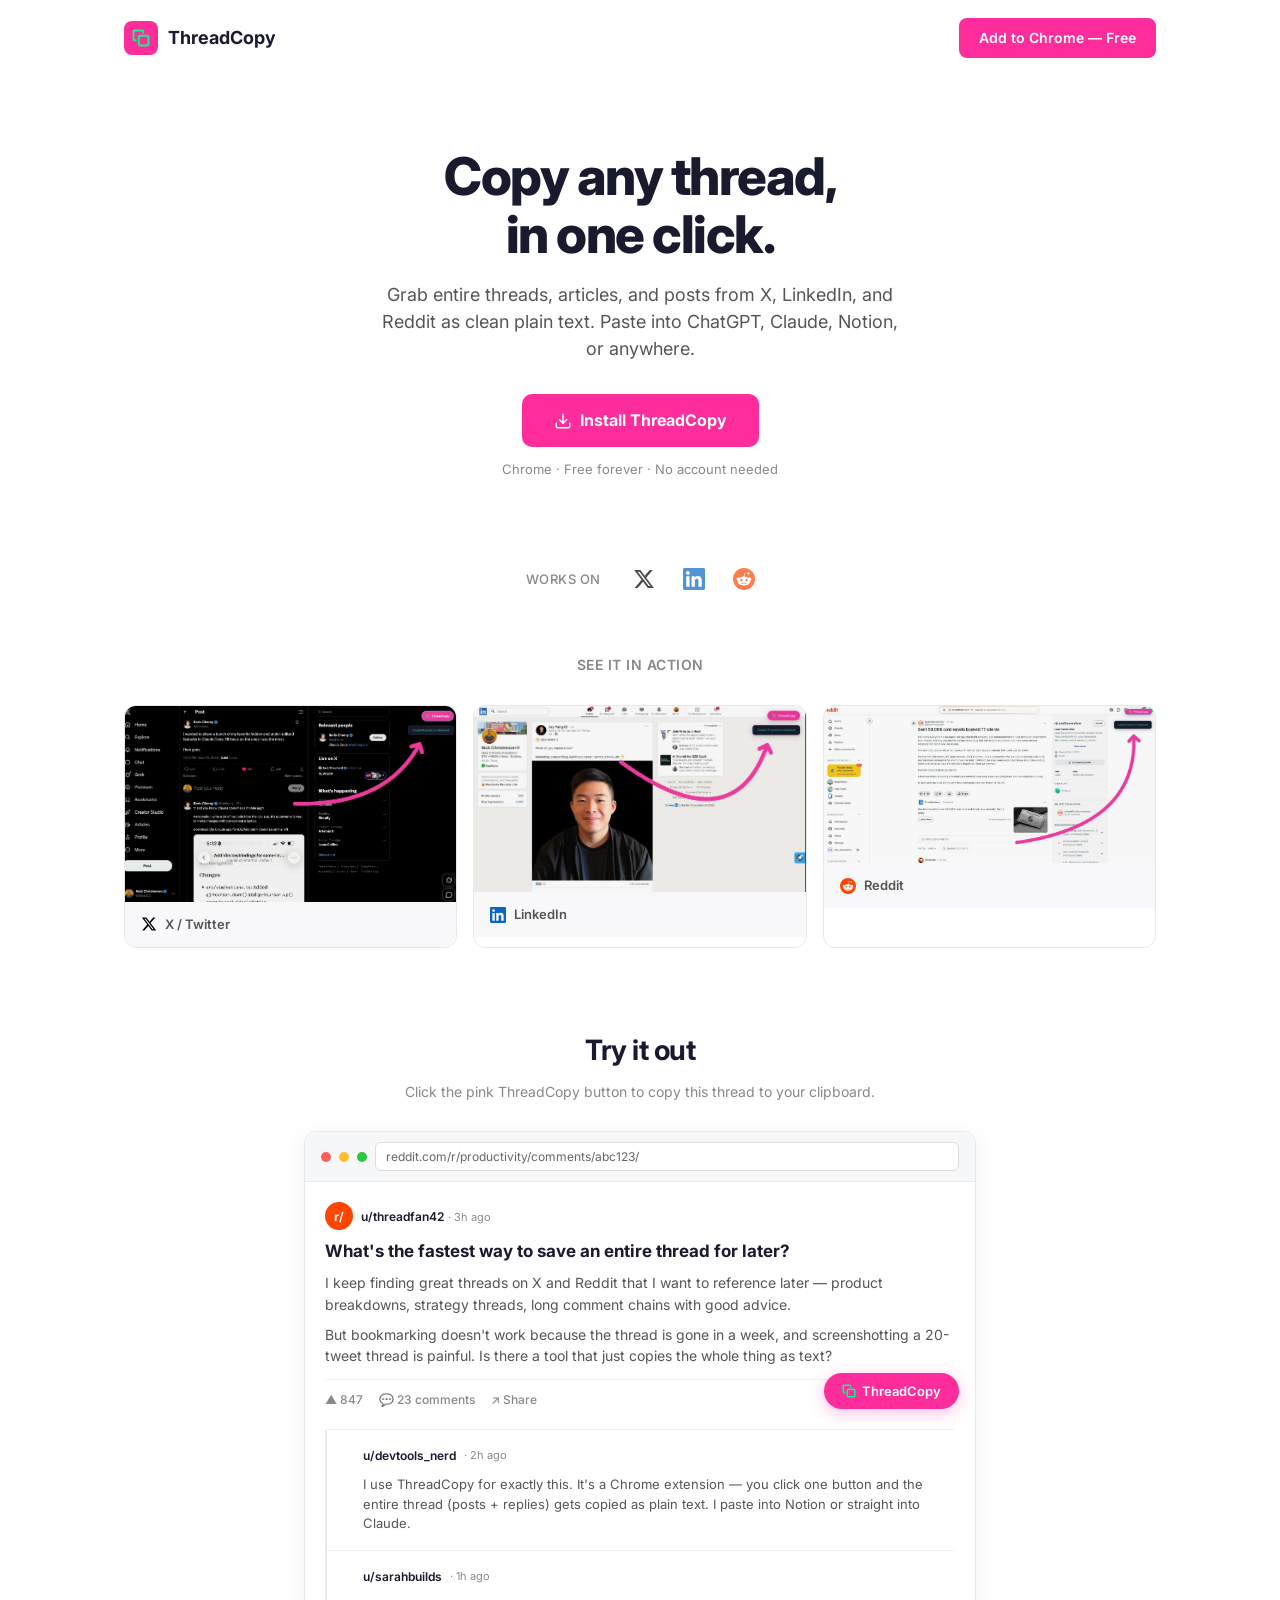
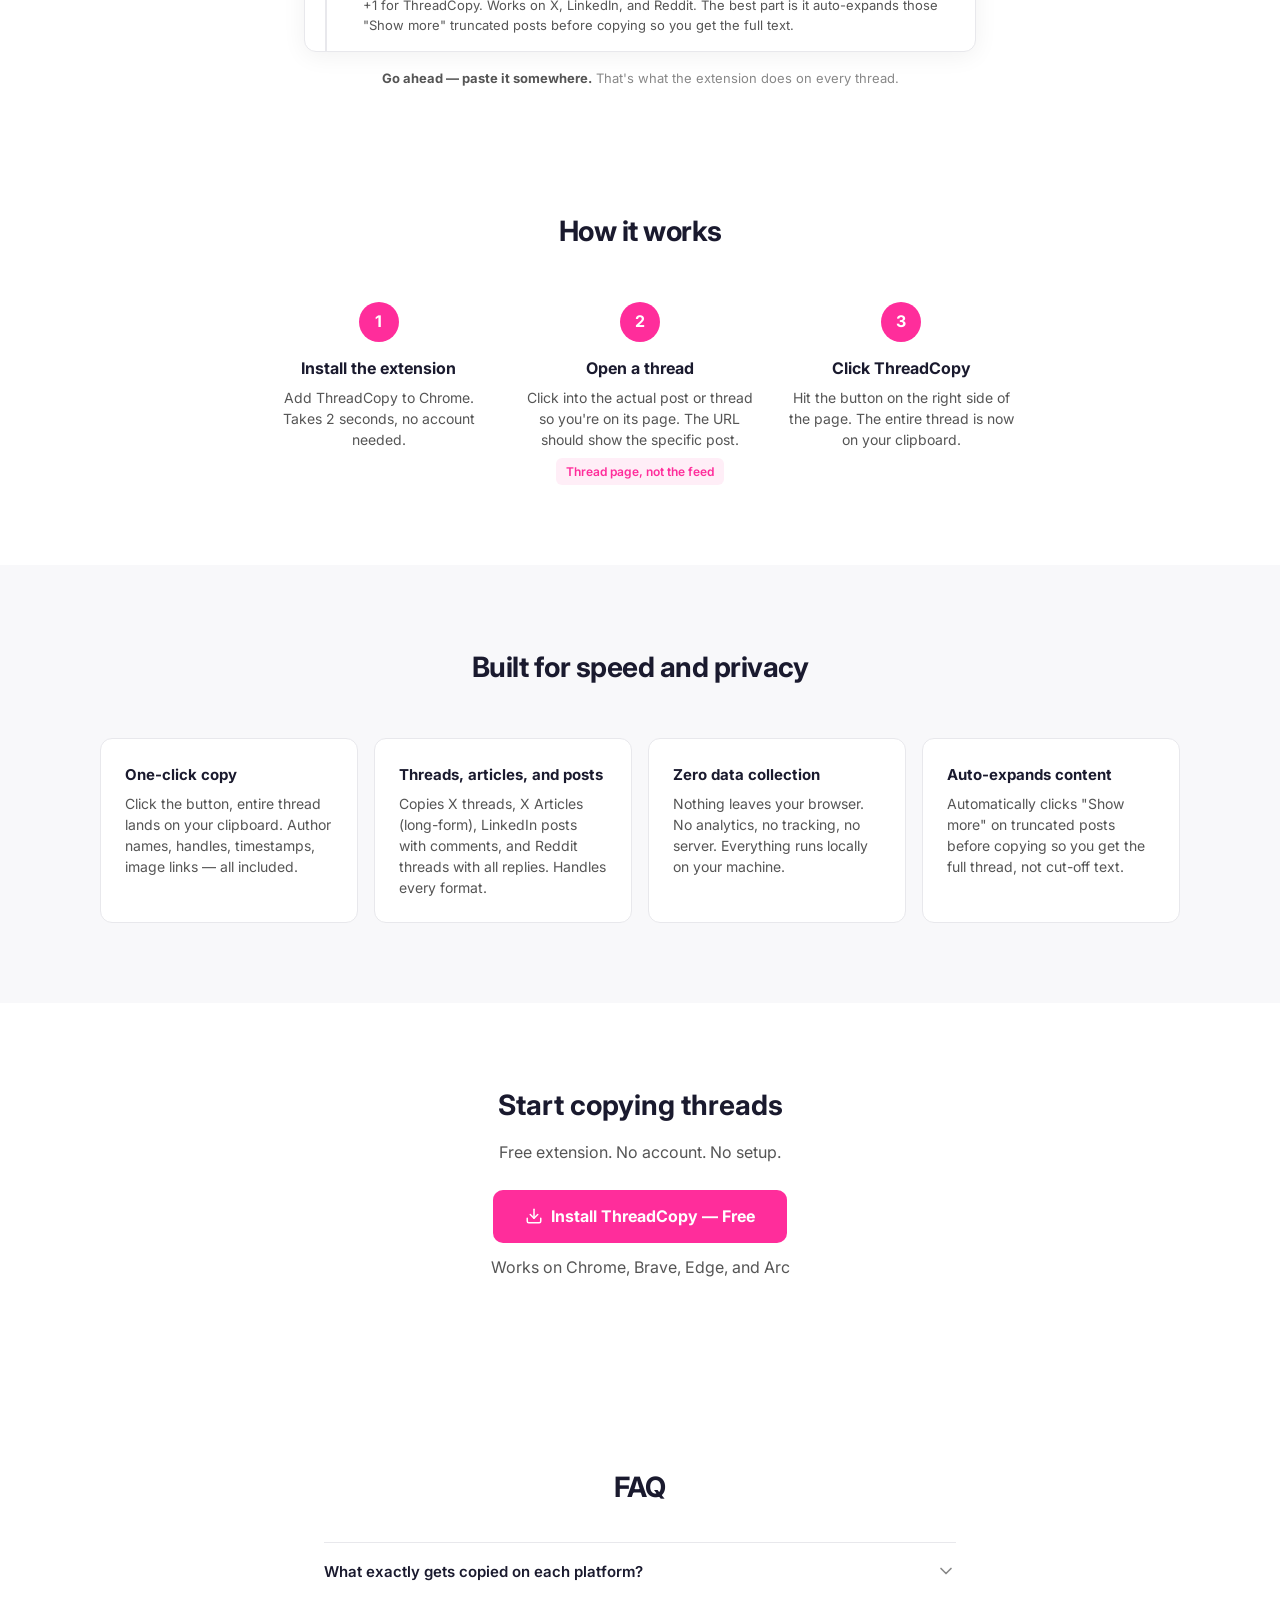
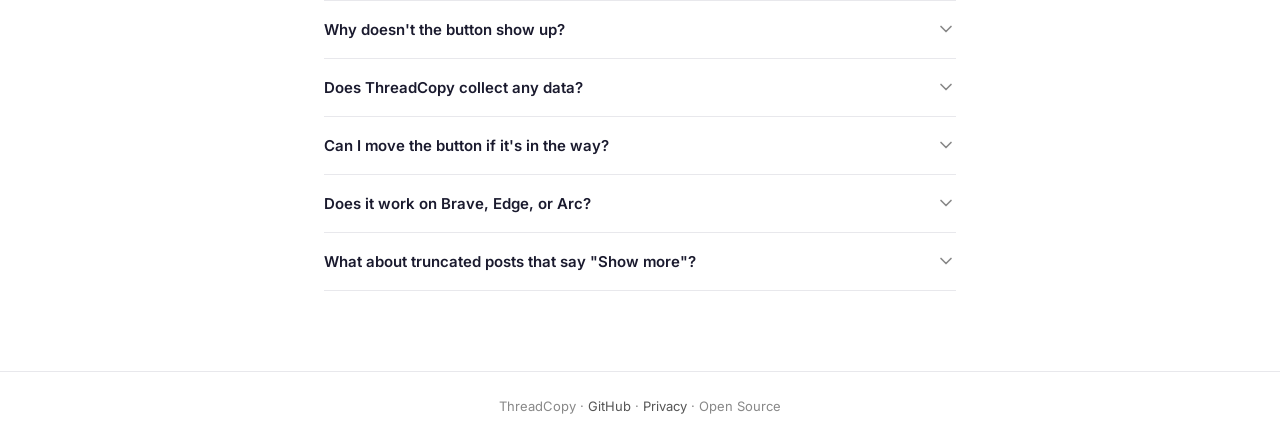
<file: docs/index.html>
<!DOCTYPE html>
<html lang="en">
<head>
  <meta charset="UTF-8">
  <meta name="viewport" content="width=device-width, initial-scale=1.0">
  <title>ThreadCopy — Copy threads from X, LinkedIn & Reddit with one click</title>
  <meta name="description" content="Free Chrome extension that copies entire threads from X (Twitter), LinkedIn, and Reddit in one click. Perfect for pasting into LLMs, notes, and docs.">
  <meta property="og:title" content="ThreadCopy — Copy threads with one click">
  <meta property="og:description" content="Free Chrome extension that copies entire threads from X, LinkedIn, and Reddit. One click, plain text, ready to paste.">
  <meta property="og:type" content="website">
  <meta property="og:image" content="https://threadcopy.com/og-image.png">
  <meta name="twitter:card" content="summary_large_image">
  <link rel="icon" type="image/png" href="favicon.png">
  <link rel="preconnect" href="https://fonts.googleapis.com">
  <link rel="preconnect" href="https://fonts.gstatic.com" crossorigin>
  <link href="https://fonts.googleapis.com/css2?family=Inter:wght@400;500;600;700;800&display=swap" rel="stylesheet">
  <style>
    * { margin: 0; padding: 0; box-sizing: border-box; }

    :root {
      --pink: #ff2d9b;
      --pink-hover: #e8258c;
      --green: #00ff88;
      --text: #1a1a2e;
      --text-secondary: #555;
      --text-muted: #888;
      --bg: #ffffff;
      --bg-soft: #f8f8fa;
      --border: #e8e8ec;
    }

    body {
      font-family: 'Inter', -apple-system, BlinkMacSystemFont, sans-serif;
      background: var(--bg);
      color: var(--text);
      line-height: 1.6;
      overflow-x: hidden;
      -webkit-font-smoothing: antialiased;
    }

    /* ---- Nav ---- */
    nav {
      display: flex;
      justify-content: space-between;
      align-items: center;
      max-width: 1080px;
      margin: 0 auto;
      padding: 18px 24px;
    }

    .nav-brand {
      display: flex;
      align-items: center;
      gap: 10px;
      text-decoration: none;
      color: var(--text);
    }

    .nav-logo {
      width: 34px;
      height: 34px;
      background: var(--pink);
      border-radius: 8px;
      display: flex;
      align-items: center;
      justify-content: center;
    }

    .nav-logo svg { width: 18px; height: 18px; stroke: var(--green); fill: none; }

    .nav-brand span { font-size: 18px; font-weight: 700; }

    .nav-cta {
      padding: 9px 20px;
      background: var(--pink);
      color: #fff;
      text-decoration: none;
      border-radius: 8px;
      font-weight: 600;
      font-size: 14px;
      transition: background 0.15s;
    }

    .nav-cta:hover { background: var(--pink-hover); }

    /* ---- Hero ---- */
    .hero {
      text-align: center;
      padding: 72px 24px 48px;
      max-width: 720px;
      margin: 0 auto;
    }

    h1 {
      font-size: clamp(32px, 5.5vw, 52px);
      font-weight: 800;
      line-height: 1.1;
      letter-spacing: -1.5px;
      margin-bottom: 18px;
    }

    .hero-sub {
      font-size: 18px;
      color: var(--text-secondary);
      max-width: 520px;
      margin: 0 auto 32px;
      line-height: 1.5;
    }

    .cta-btn {
      display: inline-flex;
      align-items: center;
      gap: 8px;
      padding: 14px 32px;
      background: var(--pink);
      color: #fff;
      text-decoration: none;
      border-radius: 10px;
      font-weight: 700;
      font-size: 16px;
      transition: background 0.15s, transform 0.15s;
    }

    .cta-btn:hover { background: var(--pink-hover); transform: translateY(-1px); }

    .cta-btn svg { width: 18px; height: 18px; }

    .cta-note {
      margin-top: 12px;
      font-size: 13px;
      color: var(--text-muted);
    }

    /* ---- Works on ---- */
    .works-on {
      display: flex;
      justify-content: center;
      align-items: center;
      gap: 32px;
      padding: 40px 24px 16px;
    }

    .works-on span {
      font-size: 13px;
      color: var(--text-muted);
      font-weight: 500;
      text-transform: uppercase;
      letter-spacing: 0.5px;
    }

    .platform-logos {
      display: flex;
      align-items: center;
      gap: 28px;
    }

    .platform-logos svg { height: 22px; width: auto; opacity: 0.7; }

    /* ---- Screenshots ---- */
    .screenshots {
      max-width: 1080px;
      margin: 48px auto 0;
      padding: 0 24px;
    }

    .screenshots h2 {
      text-align: center;
      font-size: 14px;
      font-weight: 600;
      text-transform: uppercase;
      letter-spacing: 0.5px;
      color: var(--text-muted);
      margin-bottom: 28px;
    }

    .screenshot-grid {
      display: grid;
      grid-template-columns: repeat(3, 1fr);
      gap: 16px;
    }

    .screenshot-card {
      border-radius: 12px;
      overflow: hidden;
      border: 1px solid var(--border);
      transition: transform 0.15s, box-shadow 0.15s;
      cursor: pointer;
    }

    .screenshot-card:hover {
      transform: translateY(-4px);
      box-shadow: 0 12px 40px rgba(0,0,0,0.1);
    }

    .screenshot-card img {
      width: 100%;
      height: auto;
      display: block;
    }

    /* Lightbox */
    .lightbox {
      position: fixed;
      inset: 0;
      z-index: 99999;
      background: rgba(0,0,0,0.8);
      display: flex;
      align-items: center;
      justify-content: center;
      opacity: 0;
      transition: opacity 0.15s;
      cursor: pointer;
      backdrop-filter: blur(4px);
      -webkit-backdrop-filter: blur(4px);
    }

    .lightbox.show { opacity: 1; }

    .lightbox img {
      max-width: 90vw;
      max-height: 85vh;
      border-radius: 12px;
      box-shadow: 0 20px 60px rgba(0,0,0,0.4);
      transform: scale(0.92);
      transition: transform 0.15s;
    }

    .lightbox.show img { transform: scale(1); }

    .screenshot-label {
      padding: 12px 16px;
      font-size: 13px;
      font-weight: 600;
      color: var(--text-secondary);
      background: var(--bg-soft);
      display: flex;
      align-items: center;
      gap: 8px;
    }

    .screenshot-label svg { width: 16px; height: 16px; flex-shrink: 0; }

    /* ---- Try it out (interactive demo) ---- */
    .try-it {
      max-width: 720px;
      margin: 0 auto;
      padding: 80px 24px 40px;
    }

    .try-it h2 {
      text-align: center;
      font-size: 28px;
      font-weight: 700;
      letter-spacing: -0.5px;
      margin-bottom: 8px;
    }

    .try-it .try-sub {
      text-align: center;
      font-size: 14px;
      color: var(--text-muted);
      margin-bottom: 28px;
    }

    .fake-reddit {
      border: 1px solid var(--border);
      border-radius: 12px;
      overflow: hidden;
      background: #fff;
      position: relative;
      box-shadow: 0 4px 24px rgba(0,0,0,0.06);
    }

    .fake-reddit-bar {
      display: flex;
      align-items: center;
      gap: 8px;
      padding: 10px 16px;
      background: #f6f7f8;
      border-bottom: 1px solid var(--border);
      font-size: 12px;
      color: var(--text-muted);
    }

    .fake-reddit-bar .bar-dot {
      width: 10px; height: 10px; border-radius: 50%;
    }

    .fake-reddit-bar .url-bar {
      flex: 1;
      background: #fff;
      border: 1px solid #ddd;
      border-radius: 6px;
      padding: 4px 10px;
      font-size: 12px;
      color: #666;
      font-family: 'Inter', sans-serif;
    }

    .fake-post {
      padding: 20px;
    }

    .fake-meta {
      display: flex;
      align-items: center;
      gap: 8px;
      margin-bottom: 10px;
    }

    .fake-avatar {
      width: 28px; height: 28px; border-radius: 50%; background: #ff4500;
      display: flex; align-items: center; justify-content: center;
      font-size: 12px; color: #fff; font-weight: 700;
    }

    .fake-author { font-size: 12px; font-weight: 600; color: var(--text); }
    .fake-time { font-size: 11px; color: var(--text-muted); }

    .fake-post h3 {
      font-size: 17px;
      font-weight: 700;
      margin-bottom: 10px;
      line-height: 1.3;
    }

    .fake-post p {
      font-size: 14px;
      color: var(--text-secondary);
      line-height: 1.55;
      margin-bottom: 8px;
    }

    .fake-actions {
      display: flex;
      gap: 16px;
      margin-top: 12px;
      padding-top: 10px;
      border-top: 1px solid #f0f0f0;
    }

    .fake-actions span {
      font-size: 12px;
      color: var(--text-muted);
      font-weight: 500;
    }

    .fake-divider {
      height: 1px;
      background: #f0f0f0;
      margin: 0 20px;
    }

    .fake-comment {
      padding: 16px 20px 16px 36px;
      border-left: 2px solid #e8e8ec;
      margin-left: 20px;
    }

    .fake-comment p {
      font-size: 13px;
      color: var(--text-secondary);
      line-height: 1.5;
    }

    /* The demo ThreadCopy button */
    .demo-tc-btn {
      position: absolute;
      top: 50%;
      right: 16px;
      transform: translateY(-50%);
      display: flex;
      align-items: center;
      gap: 6px;
      padding: 10px 18px;
      background: var(--pink);
      color: #fff;
      border: none;
      border-radius: 50px;
      font-family: 'Inter', sans-serif;
      font-size: 13px;
      font-weight: 600;
      cursor: grab;
      transition: background 0.15s;
      z-index: 2;
      box-shadow: 0 4px 16px rgba(255, 45, 155, 0.3);
      user-select: none;
      -webkit-user-select: none;
    }

    .demo-tc-btn:hover {
      background: var(--pink-hover);
    }

    .demo-tc-btn svg {
      width: 14px; height: 14px; stroke: var(--green); fill: none;
    }

    .demo-tc-btn.copied {
      background: #0d9668;
    }

    .demo-toast {
      position: absolute;
      top: calc(50% - 44px);
      right: 16px;
      background: #1a1a2e;
      color: #10b981;
      font-family: 'Inter', sans-serif;
      font-size: 12px;
      font-weight: 500;
      padding: 8px 14px;
      border-radius: 8px;
      border: 1px solid rgba(16, 185, 129, 0.3);
      opacity: 0;
      transform: translateY(6px);
      transition: all 0.25s;
      pointer-events: none;
      z-index: 3;
    }

    .demo-toast.show {
      opacity: 1;
      transform: translateY(0);
    }

    .try-hint {
      text-align: center;
      font-size: 13px;
      color: var(--text-muted);
      margin-top: 16px;
    }

    .try-hint strong { color: var(--text-secondary); }

    /* ---- How it works ---- */
    .how {
      max-width: 800px;
      margin: 0 auto;
      padding: 80px 24px;
    }

    .how h2 {
      text-align: center;
      font-size: 28px;
      font-weight: 700;
      letter-spacing: -0.5px;
      margin-bottom: 48px;
    }

    .steps {
      display: grid;
      grid-template-columns: repeat(3, 1fr);
      gap: 32px;
    }

    .step {
      text-align: center;
    }

    .step-num {
      width: 40px;
      height: 40px;
      background: var(--pink);
      color: #fff;
      border-radius: 50%;
      display: flex;
      align-items: center;
      justify-content: center;
      font-size: 16px;
      font-weight: 700;
      margin: 0 auto 14px;
    }

    .step h3 {
      font-size: 16px;
      font-weight: 700;
      margin-bottom: 6px;
    }

    .step p {
      font-size: 14px;
      color: var(--text-secondary);
      line-height: 1.5;
    }

    .step .note {
      display: inline-block;
      margin-top: 8px;
      font-size: 12px;
      color: var(--pink);
      font-weight: 600;
      background: rgba(255, 45, 155, 0.08);
      padding: 4px 10px;
      border-radius: 6px;
    }

    /* ---- Features ---- */
    .features {
      background: var(--bg-soft);
      padding: 80px 24px;
    }

    .features-inner {
      max-width: 1080px;
      margin: 0 auto;
    }

    .features h2 {
      text-align: center;
      font-size: 28px;
      font-weight: 700;
      letter-spacing: -0.5px;
      margin-bottom: 48px;
    }

    .features-grid {
      display: grid;
      grid-template-columns: repeat(auto-fit, minmax(240px, 1fr));
      gap: 16px;
    }

    .f-card {
      background: #fff;
      border: 1px solid var(--border);
      border-radius: 12px;
      padding: 24px;
    }

    .f-card h3 {
      font-size: 15px;
      font-weight: 700;
      margin-bottom: 6px;
    }

    .f-card p {
      font-size: 14px;
      color: var(--text-secondary);
      line-height: 1.5;
    }

    /* ---- Bottom CTA ---- */
    .bottom-cta {
      text-align: center;
      padding: 80px 24px;
    }

    .bottom-cta h2 {
      font-size: 28px;
      font-weight: 700;
      margin-bottom: 12px;
    }

    .bottom-cta p {
      color: var(--text-secondary);
      margin-bottom: 24px;
      font-size: 16px;
    }

    .bottom-cta .cta-note {
      margin-top: 12px;
    }

    /* ---- FAQ ---- */
    .faq {
      max-width: 680px;
      margin: 0 auto;
      padding: 80px 24px;
    }

    .faq h2 {
      text-align: center;
      font-size: 28px;
      font-weight: 700;
      letter-spacing: -0.5px;
      margin-bottom: 32px;
    }

    .faq-item {
      border-bottom: 1px solid var(--border);
    }

    .faq-item:first-of-type {
      border-top: 1px solid var(--border);
    }

    .faq-q {
      width: 100%;
      background: none;
      border: none;
      padding: 18px 0;
      display: flex;
      justify-content: space-between;
      align-items: center;
      cursor: pointer;
      font-family: 'Inter', sans-serif;
      font-size: 15px;
      font-weight: 600;
      color: var(--text);
      text-align: left;
      line-height: 1.4;
    }

    .faq-q:hover { color: var(--pink); }

    .faq-q .chevron {
      flex-shrink: 0;
      width: 20px;
      height: 20px;
      margin-left: 16px;
      transition: transform 0.2s;
      color: var(--text-muted);
    }

    .faq-item.open .faq-q .chevron {
      transform: rotate(180deg);
    }

    .faq-a {
      max-height: 0;
      overflow: hidden;
      transition: max-height 0.3s ease;
    }

    .faq-item.open .faq-a {
      max-height: 300px;
    }

    .faq-a p {
      padding: 0 0 18px;
      font-size: 14px;
      color: var(--text-secondary);
      line-height: 1.6;
    }

    /* ---- Footer ---- */
    footer {
      text-align: center;
      padding: 24px;
      border-top: 1px solid var(--border);
      font-size: 13px;
      color: var(--text-muted);
    }

    footer a { color: var(--text-secondary); text-decoration: none; }
    footer a:hover { color: var(--text); }

    /* ---- Mobile ---- */
    @media (max-width: 700px) {
      .screenshot-grid { grid-template-columns: 1fr; }
      .steps { grid-template-columns: 1fr; gap: 28px; }
      .works-on { flex-direction: column; gap: 12px; }
      .platform-logos { gap: 20px; }
      .features-grid { grid-template-columns: 1fr; }
    }
  </style>
</head>
<body>

  <nav>
    <a href="/" class="nav-brand">
      <div class="nav-logo">
        <svg xmlns="http://www.w3.org/2000/svg" viewBox="0 0 24 24" stroke-width="2.5" stroke-linecap="round" stroke-linejoin="round">
          <rect x="9" y="9" width="13" height="13" rx="2" ry="2"></rect>
          <path d="M5 15H4a2 2 0 0 1-2-2V4a2 2 0 0 1 2-2h9a2 2 0 0 1 2 2v1"></path>
        </svg>
      </div>
      <span>ThreadCopy</span>
    </a>
    <a href="https://chromewebstore.google.com/detail/threadcopy/pgekocbkoemckoblcdgleifmohinpiih" class="nav-cta">Add to Chrome &mdash; Free</a>
  </nav>

  <!-- Hero -->
  <section class="hero">
    <h1>Copy any thread,<br>in one click.</h1>
    <p class="hero-sub">Grab entire threads, articles, and posts from X, LinkedIn, and Reddit as clean plain text. Paste into ChatGPT, Claude, Notion, or anywhere.</p>
    <a href="https://chromewebstore.google.com/detail/threadcopy/pgekocbkoemckoblcdgleifmohinpiih" class="cta-btn">
      <svg xmlns="http://www.w3.org/2000/svg" viewBox="0 0 24 24" fill="none" stroke="currentColor" stroke-width="2" stroke-linecap="round" stroke-linejoin="round"><path d="M21 15v4a2 2 0 0 1-2 2H5a2 2 0 0 1-2-2v-4"/><polyline points="7 10 12 15 17 10"/><line x1="12" y1="15" x2="12" y2="3"/></svg>
      Install ThreadCopy
    </a>
    <p class="cta-note">Chrome &middot; Free forever &middot; No account needed</p>
  </section>

  <!-- Platform logos -->
  <div class="works-on">
    <span>Works on</span>
    <div class="platform-logos">
      <!-- X logo -->
      <svg viewBox="0 0 24 24" fill="#000"><path d="M18.244 2.25h3.308l-7.227 8.26 8.502 11.24H16.17l-5.214-6.817L4.99 21.75H1.68l7.73-8.835L1.254 2.25H8.08l4.713 6.231zm-1.161 17.52h1.833L7.084 4.126H5.117z"/></svg>
      <!-- LinkedIn logo -->
      <svg viewBox="0 0 24 24" fill="#0a66c2"><path d="M20.447 20.452h-3.554v-5.569c0-1.328-.027-3.037-1.852-3.037-1.853 0-2.136 1.445-2.136 2.939v5.667H9.351V9h3.414v1.561h.046c.477-.9 1.637-1.85 3.37-1.85 3.601 0 4.267 2.37 4.267 5.455v6.286zM5.337 7.433a2.062 2.062 0 01-2.063-2.065 2.064 2.064 0 112.063 2.065zm1.782 13.019H3.555V9h3.564v11.452zM22.225 0H1.771C.792 0 0 .774 0 1.729v20.542C0 23.227.792 24 1.771 24h20.451C23.2 24 24 23.227 24 22.271V1.729C24 .774 23.2 0 22.222 0h.003z"/></svg>
      <!-- Reddit logo -->
      <svg viewBox="0 0 24 24" fill="#ff4500"><path d="M12 0A12 12 0 0 0 0 12a12 12 0 0 0 12 12 12 12 0 0 0 12-12A12 12 0 0 0 12 0zm5.01 4.744c.688 0 1.25.561 1.25 1.249a1.25 1.25 0 0 1-2.498.056l-2.597-.547-.8 3.747c1.824.07 3.48.632 4.674 1.488.308-.309.73-.491 1.207-.491.968 0 1.754.786 1.754 1.754 0 .716-.435 1.333-1.01 1.614a3.111 3.111 0 0 1 .042.52c0 2.694-3.13 4.87-7.004 4.87-3.874 0-7.004-2.176-7.004-4.87 0-.183.015-.366.043-.534A1.748 1.748 0 0 1 4.028 12c0-.968.786-1.754 1.754-1.754.463 0 .898.196 1.207.49 1.207-.883 2.878-1.43 4.744-1.487l.885-4.182a.342.342 0 0 1 .14-.197.35.35 0 0 1 .238-.042l2.906.617a1.214 1.214 0 0 1 1.108-.701zM9.25 12C8.561 12 8 12.562 8 13.25c0 .687.561 1.248 1.25 1.248.687 0 1.248-.561 1.248-1.249 0-.688-.561-1.249-1.249-1.249zm5.5 0c-.687 0-1.248.561-1.248 1.25 0 .687.561 1.248 1.249 1.248.688 0 1.249-.561 1.249-1.249 0-.687-.562-1.249-1.25-1.249zm-5.466 3.99a.327.327 0 0 0-.231.094.33.33 0 0 0 0 .463c.842.842 2.484.913 2.961.913.477 0 2.105-.056 2.961-.913a.361.361 0 0 0 .029-.463.33.33 0 0 0-.464 0c-.547.533-1.684.73-2.512.73-.828 0-1.979-.196-2.512-.73a.326.326 0 0 0-.232-.095z"/></svg>
    </div>
  </div>

  <!-- Screenshots -->
  <section class="screenshots">
    <h2>See it in action</h2>
    <div class="screenshot-grid">
      <div class="screenshot-card">
        <img src="screenshots/twitter.jpg" alt="ThreadCopy working on X/Twitter" loading="lazy">
        <div class="screenshot-label">
          <svg viewBox="0 0 24 24" fill="#000"><path d="M18.244 2.25h3.308l-7.227 8.26 8.502 11.24H16.17l-5.214-6.817L4.99 21.75H1.68l7.73-8.835L1.254 2.25H8.08l4.713 6.231zm-1.161 17.52h1.833L7.084 4.126H5.117z"/></svg>
          X / Twitter
        </div>
      </div>
      <div class="screenshot-card">
        <img src="screenshots/linkedin.jpg" alt="ThreadCopy working on LinkedIn" loading="lazy">
        <div class="screenshot-label">
          <svg viewBox="0 0 24 24" fill="#0a66c2"><path d="M20.447 20.452h-3.554v-5.569c0-1.328-.027-3.037-1.852-3.037-1.853 0-2.136 1.445-2.136 2.939v5.667H9.351V9h3.414v1.561h.046c.477-.9 1.637-1.85 3.37-1.85 3.601 0 4.267 2.37 4.267 5.455v6.286zM5.337 7.433a2.062 2.062 0 01-2.063-2.065 2.064 2.064 0 112.063 2.065zm1.782 13.019H3.555V9h3.564v11.452zM22.225 0H1.771C.792 0 0 .774 0 1.729v20.542C0 23.227.792 24 1.771 24h20.451C23.2 24 24 23.227 24 22.271V1.729C24 .774 23.2 0 22.222 0h.003z"/></svg>
          LinkedIn
        </div>
      </div>
      <div class="screenshot-card">
        <img src="screenshots/reddit.jpg" alt="ThreadCopy working on Reddit" loading="lazy">
        <div class="screenshot-label">
          <svg viewBox="0 0 24 24" fill="#ff4500"><path d="M12 0A12 12 0 0 0 0 12a12 12 0 0 0 12 12 12 12 0 0 0 12-12A12 12 0 0 0 12 0zm5.01 4.744c.688 0 1.25.561 1.25 1.249a1.25 1.25 0 0 1-2.498.056l-2.597-.547-.8 3.747c1.824.07 3.48.632 4.674 1.488.308-.309.73-.491 1.207-.491.968 0 1.754.786 1.754 1.754 0 .716-.435 1.333-1.01 1.614a3.111 3.111 0 0 1 .042.52c0 2.694-3.13 4.87-7.004 4.87-3.874 0-7.004-2.176-7.004-4.87 0-.183.015-.366.043-.534A1.748 1.748 0 0 1 4.028 12c0-.968.786-1.754 1.754-1.754.463 0 .898.196 1.207.49 1.207-.883 2.878-1.43 4.744-1.487l.885-4.182a.342.342 0 0 1 .14-.197.35.35 0 0 1 .238-.042l2.906.617a1.214 1.214 0 0 1 1.108-.701zM9.25 12C8.561 12 8 12.562 8 13.25c0 .687.561 1.248 1.25 1.248.687 0 1.248-.561 1.248-1.249 0-.688-.561-1.249-1.249-1.249zm5.5 0c-.687 0-1.248.561-1.248 1.25 0 .687.561 1.248 1.249 1.248.688 0 1.249-.561 1.249-1.249 0-.687-.562-1.249-1.25-1.249zm-5.466 3.99a.327.327 0 0 0-.231.094.33.33 0 0 0 0 .463c.842.842 2.484.913 2.961.913.477 0 2.105-.056 2.961-.913a.361.361 0 0 0 .029-.463.33.33 0 0 0-.464 0c-.547.533-1.684.73-2.512.73-.828 0-1.979-.196-2.512-.73a.326.326 0 0 0-.232-.095z"/></svg>
          Reddit
        </div>
      </div>
    </div>
  </section>

  <!-- Try it out -->
  <section class="try-it">
    <h2>Try it out</h2>
    <p class="try-sub">Click the pink ThreadCopy button to copy this thread to your clipboard.</p>

    <div class="fake-reddit" id="demo-thread">
      <div class="fake-reddit-bar">
        <span class="bar-dot" style="background:#ff5f57"></span>
        <span class="bar-dot" style="background:#ffbd2e"></span>
        <span class="bar-dot" style="background:#28c840"></span>
        <span class="url-bar">reddit.com/r/productivity/comments/abc123/</span>
      </div>

      <div class="fake-post">
        <div class="fake-meta">
          <div class="fake-avatar">r/</div>
          <div>
            <span class="fake-author">u/threadfan42</span>
            <span class="fake-time"> &middot; 3h ago</span>
          </div>
        </div>
        <h3>What's the fastest way to save an entire thread for later?</h3>
        <p>I keep finding great threads on X and Reddit that I want to reference later — product breakdowns, strategy threads, long comment chains with good advice.</p>
        <p>But bookmarking doesn't work because the thread is gone in a week, and screenshotting a 20-tweet thread is painful. Is there a tool that just copies the whole thing as text?</p>
        <div class="fake-actions">
          <span>&#9650; 847</span>
          <span>&#128172; 23 comments</span>
          <span>&#8599; Share</span>
        </div>
      </div>

      <div class="fake-divider"></div>

      <div class="fake-comment">
        <div class="fake-meta">
          <span class="fake-author">u/devtools_nerd</span>
          <span class="fake-time"> &middot; 2h ago</span>
        </div>
        <p>I use ThreadCopy for exactly this. It's a Chrome extension — you click one button and the entire thread (posts + replies) gets copied as plain text. I paste into Notion or straight into Claude.</p>
      </div>

      <div class="fake-divider"></div>

      <div class="fake-comment">
        <div class="fake-meta">
          <span class="fake-author">u/sarahbuilds</span>
          <span class="fake-time"> &middot; 1h ago</span>
        </div>
        <p>+1 for ThreadCopy. Works on X, LinkedIn, and Reddit. The best part is it auto-expands those "Show more" truncated posts before copying so you get the full text.</p>
      </div>

      <button class="demo-tc-btn" id="demo-copy-btn" onclick="demoCopy()">
        <svg xmlns="http://www.w3.org/2000/svg" viewBox="0 0 24 24" stroke-width="2.5" stroke-linecap="round" stroke-linejoin="round">
          <rect x="9" y="9" width="13" height="13" rx="2" ry="2"></rect>
          <path d="M5 15H4a2 2 0 0 1-2-2V4a2 2 0 0 1 2-2h9a2 2 0 0 1 2 2v1"></path>
        </svg>
        ThreadCopy
      </button>
      <div class="demo-toast" id="demo-toast">Copied 24 posts to clipboard</div>
    </div>

    <p class="try-hint"><strong>Go ahead — paste it somewhere.</strong> That's what the extension does on every thread.</p>
  </section>

  <!-- How it works -->
  <section class="how">
    <h2>How it works</h2>
    <div class="steps">
      <div class="step">
        <div class="step-num">1</div>
        <h3>Install the extension</h3>
        <p>Add ThreadCopy to Chrome. Takes 2 seconds, no account needed.</p>
      </div>
      <div class="step">
        <div class="step-num">2</div>
        <h3>Open a thread</h3>
        <p>Click into the actual post or thread so you're on its page. The URL should show the specific post.</p>
        <span class="note">Thread page, not the feed</span>
      </div>
      <div class="step">
        <div class="step-num">3</div>
        <h3>Click ThreadCopy</h3>
        <p>Hit the button on the right side of the page. The entire thread is now on your clipboard.</p>
      </div>
    </div>
  </section>

  <!-- Features -->
  <section class="features">
    <div class="features-inner">
      <h2>Built for speed and privacy</h2>
      <div class="features-grid">
        <div class="f-card">
          <h3>One-click copy</h3>
          <p>Click the button, entire thread lands on your clipboard. Author names, handles, timestamps, image links — all included.</p>
        </div>
        <div class="f-card">
          <h3>Threads, articles, and posts</h3>
          <p>Copies X threads, X Articles (long-form), LinkedIn posts with comments, and Reddit threads with all replies. Handles every format.</p>
        </div>
        <div class="f-card">
          <h3>Zero data collection</h3>
          <p>Nothing leaves your browser. No analytics, no tracking, no server. Everything runs locally on your machine.</p>
        </div>
        <div class="f-card">
          <h3>Auto-expands content</h3>
          <p>Automatically clicks "Show more" on truncated posts before copying so you get the full thread, not cut-off text.</p>
        </div>
      </div>
    </div>
  </section>

  <!-- Bottom CTA -->
  <section class="bottom-cta" id="install">
    <h2>Start copying threads</h2>
    <p>Free extension. No account. No setup.</p>
    <a href="https://chromewebstore.google.com/detail/threadcopy/pgekocbkoemckoblcdgleifmohinpiih" class="cta-btn" id="install-btn">
      <svg xmlns="http://www.w3.org/2000/svg" viewBox="0 0 24 24" fill="none" stroke="currentColor" stroke-width="2" stroke-linecap="round" stroke-linejoin="round"><path d="M21 15v4a2 2 0 0 1-2 2H5a2 2 0 0 1-2-2v-4"/><polyline points="7 10 12 15 17 10"/><line x1="12" y1="15" x2="12" y2="3"/></svg>
      Install ThreadCopy &mdash; Free
    </a>
    <p class="cta-note">Works on Chrome, Brave, Edge, and Arc</p>
  </section>

  <!-- FAQ -->
  <section class="faq">
    <h2>FAQ</h2>

    <div class="faq-item">
      <button class="faq-q" onclick="this.parentElement.classList.toggle('open')">
        What exactly gets copied on each platform?
        <svg class="chevron" viewBox="0 0 24 24" fill="none" stroke="currentColor" stroke-width="2" stroke-linecap="round" stroke-linejoin="round"><polyline points="6 9 12 15 18 9"></polyline></svg>
      </button>
      <div class="faq-a">
        <p>On <strong>X/Twitter</strong>, ThreadCopy copies the author's thread — the connected posts they wrote (1/, 2/, 3/...) — not the replies from other people. It also supports X Articles (long-form posts), extracting the full article text, title, and images. On <strong>Reddit</strong> and <strong>LinkedIn</strong>, it copies the original post plus all the comments, since the discussion is the thread on those platforms.</p>
      </div>
    </div>

    <div class="faq-item">
      <button class="faq-q" onclick="this.parentElement.classList.toggle('open')">
        Why doesn't the button show up?
        <svg class="chevron" viewBox="0 0 24 24" fill="none" stroke="currentColor" stroke-width="2" stroke-linecap="round" stroke-linejoin="round"><polyline points="6 9 12 15 18 9"></polyline></svg>
      </button>
      <div class="faq-a">
        <p>ThreadCopy only shows the button when you're on an actual thread or post page — not the feed. Click into a specific post so the URL shows the thread ID (e.g. x.com/user/status/123 or reddit.com/r/sub/comments/abc). If you're scrolling a feed, you won't see it.</p>
      </div>
    </div>

    <div class="faq-item">
      <button class="faq-q" onclick="this.parentElement.classList.toggle('open')">
        Does ThreadCopy collect any data?
        <svg class="chevron" viewBox="0 0 24 24" fill="none" stroke="currentColor" stroke-width="2" stroke-linecap="round" stroke-linejoin="round"><polyline points="6 9 12 15 18 9"></polyline></svg>
      </button>
      <div class="faq-a">
        <p>No. Zero data leaves your browser. There are no analytics, no tracking, no server calls, and no account. Everything runs locally on your machine. The source code is public on GitHub if you want to verify.</p>
      </div>
    </div>

    <div class="faq-item">
      <button class="faq-q" onclick="this.parentElement.classList.toggle('open')">
        Can I move the button if it's in the way?
        <svg class="chevron" viewBox="0 0 24 24" fill="none" stroke="currentColor" stroke-width="2" stroke-linecap="round" stroke-linejoin="round"><polyline points="6 9 12 15 18 9"></polyline></svg>
      </button>
      <div class="faq-a">
        <p>Yes. Click and drag the button up or down to reposition it anywhere on the right side of the page. Your position is saved automatically and remembered the next time you visit.</p>
      </div>
    </div>

    <div class="faq-item">
      <button class="faq-q" onclick="this.parentElement.classList.toggle('open')">
        Does it work on Brave, Edge, or Arc?
        <svg class="chevron" viewBox="0 0 24 24" fill="none" stroke="currentColor" stroke-width="2" stroke-linecap="round" stroke-linejoin="round"><polyline points="6 9 12 15 18 9"></polyline></svg>
      </button>
      <div class="faq-a">
        <p>Yes. Brave, Edge, and Arc are all built on Chromium, the same engine as Chrome. They support Chrome extensions natively, so you can install ThreadCopy from the Chrome Web Store on any of them.</p>
      </div>
    </div>

    <div class="faq-item">
      <button class="faq-q" onclick="this.parentElement.classList.toggle('open')">
        What about truncated posts that say "Show more"?
        <svg class="chevron" viewBox="0 0 24 24" fill="none" stroke="currentColor" stroke-width="2" stroke-linecap="round" stroke-linejoin="round"><polyline points="6 9 12 15 18 9"></polyline></svg>
      </button>
      <div class="faq-a">
        <p>ThreadCopy automatically expands truncated content before copying. It clicks all the "Show more" buttons on the page so you get the full text of every post, not cut-off snippets.</p>
      </div>
    </div>
  </section>

  <footer>
    <p>ThreadCopy &middot; <a href="https://chromewebstore.google.com/detail/threadcopy/pgekocbkoemckoblcdgleifmohinpiih">GitHub</a> &middot; <a href="/privacy.html">Privacy</a> &middot; Open Source</p>
  </footer>

<script>
// Draggable demo button
(function() {
  var btn = document.getElementById('demo-copy-btn');
  var container = document.getElementById('demo-thread');
  if (!btn || !container) return;

  var isDragging = false;
  var hasMoved = false;
  var startY = 0;
  var btnStartTop = 0;

  btn.addEventListener('mousedown', function(e) {
    isDragging = true;
    hasMoved = false;
    startY = e.clientY;
    var rect = btn.getBoundingClientRect();
    var containerRect = container.getBoundingClientRect();
    btnStartTop = rect.top - containerRect.top;
    btn.style.transition = 'background 0.15s';
    e.preventDefault();
  });

  document.addEventListener('mousemove', function(e) {
    if (!isDragging) return;
    var delta = e.clientY - startY;
    if (Math.abs(delta) > 4) hasMoved = true;
    if (!hasMoved) return;
    var containerRect = container.getBoundingClientRect();
    var newTop = btnStartTop + delta;
    newTop = Math.max(10, Math.min(containerRect.height - 50, newTop));
    btn.style.top = newTop + 'px';
    btn.style.transform = 'none';
  });

  document.addEventListener('mouseup', function() {
    if (!isDragging) return;
    isDragging = false;
  });

  btn.addEventListener('click', function(e) {
    if (hasMoved) {
      e.stopImmediatePropagation();
      e.preventDefault();
    }
  }, true);
})();

function demoCopy() {
  var text = "=== Thread from Reddit ===\n" +
    "URL: https://reddit.com/r/productivity/comments/abc123/\n" +
    "Copied on: " + new Date().toLocaleString() + "\n" +
    "========================================\n\n" +
    "[ORIGINAL POST]\n" +
    "Author: u/threadfan42\n" +
    "Time: 3h ago\n" +
    "---\n" +
    "What's the fastest way to save an entire thread for later?\n\n" +
    "I keep finding great threads on X and Reddit that I want to reference later \u2014 product breakdowns, strategy threads, long comment chains with good advice.\n\n" +
    "But bookmarking doesn't work because the thread is gone in a week, and screenshotting a 20-tweet thread is painful. Is there a tool that just copies the whole thing as text?\n\n" +
    "\u2500\u2500\u2500\u2500\u2500\u2500\u2500\u2500\u2500\u2500\u2500\u2500\u2500\u2500\u2500\u2500\u2500\u2500\u2500\u2500\u2500\u2500\u2500\u2500\u2500\u2500\u2500\u2500\u2500\u2500\u2500\u2500\u2500\u2500\u2500\u2500\u2500\u2500\u2500\u2500\n\n" +
    "[Reply 1]\n" +
    "Author: u/devtools_nerd\n" +
    "Time: 2h ago\n" +
    "---\n" +
    "I use ThreadCopy for exactly this. It's a Chrome extension \u2014 you click one button and the entire thread (posts + replies) gets copied as plain text. I paste into Notion or straight into Claude.\n\n" +
    "\u2500\u2500\u2500\u2500\u2500\u2500\u2500\u2500\u2500\u2500\u2500\u2500\u2500\u2500\u2500\u2500\u2500\u2500\u2500\u2500\u2500\u2500\u2500\u2500\u2500\u2500\u2500\u2500\u2500\u2500\u2500\u2500\u2500\u2500\u2500\u2500\u2500\u2500\u2500\u2500\n\n" +
    "[Reply 2]\n" +
    "Author: u/sarahbuilds\n" +
    "Time: 1h ago\n" +
    "---\n" +
    "+1 for ThreadCopy. Works on X, LinkedIn, and Reddit. The best part is it auto-expands those \"Show more\" truncated posts before copying so you get the full text.\n\n" +
    "\u2500\u2500\u2500\u2500\u2500\u2500\u2500\u2500\u2500\u2500\u2500\u2500\u2500\u2500\u2500\u2500\u2500\u2500\u2500\u2500\u2500\u2500\u2500\u2500\u2500\u2500\u2500\u2500\u2500\u2500\u2500\u2500\u2500\u2500\u2500\u2500\u2500\u2500\u2500\u2500\n";

  navigator.clipboard.writeText(text).then(function() {
    var btn = document.getElementById('demo-copy-btn');
    var toast = document.getElementById('demo-toast');

    btn.classList.add('copied');
    btn.innerHTML = '<svg xmlns="http://www.w3.org/2000/svg" viewBox="0 0 24 24" fill="none" stroke="#fff" stroke-width="2.5" stroke-linecap="round" stroke-linejoin="round"><polyline points="20 6 9 17 4 12"></polyline></svg> Copied!';

    toast.classList.add('show');

    setTimeout(function() {
      toast.classList.remove('show');
    }, 3000);

    setTimeout(function() {
      btn.classList.remove('copied');
      btn.innerHTML = '<svg xmlns="http://www.w3.org/2000/svg" viewBox="0 0 24 24" stroke-width="2.5" stroke-linecap="round" stroke-linejoin="round" stroke="#00ff88" fill="none"><rect x="9" y="9" width="13" height="13" rx="2" ry="2"></rect><path d="M5 15H4a2 2 0 0 1-2-2V4a2 2 0 0 1 2-2h9a2 2 0 0 1 2 2v1"></path></svg> ThreadCopy';
    }, 2500);
  });
}

// Lightbox for screenshots
document.querySelectorAll('.screenshot-card').forEach(function(card) {
  card.addEventListener('click', function() {
    var img = card.querySelector('img');
    if (!img) return;

    var lb = document.createElement('div');
    lb.className = 'lightbox';
    lb.innerHTML = '<img src="' + img.src + '" alt="' + (img.alt || '') + '">';

    lb.addEventListener('click', function() {
      lb.classList.remove('show');
      setTimeout(function() { lb.remove(); }, 150);
    });

    document.body.appendChild(lb);
    requestAnimationFrame(function() {
      requestAnimationFrame(function() {
        lb.classList.add('show');
      });
    });
  });
});
</script>
</body>
</html>
</file>
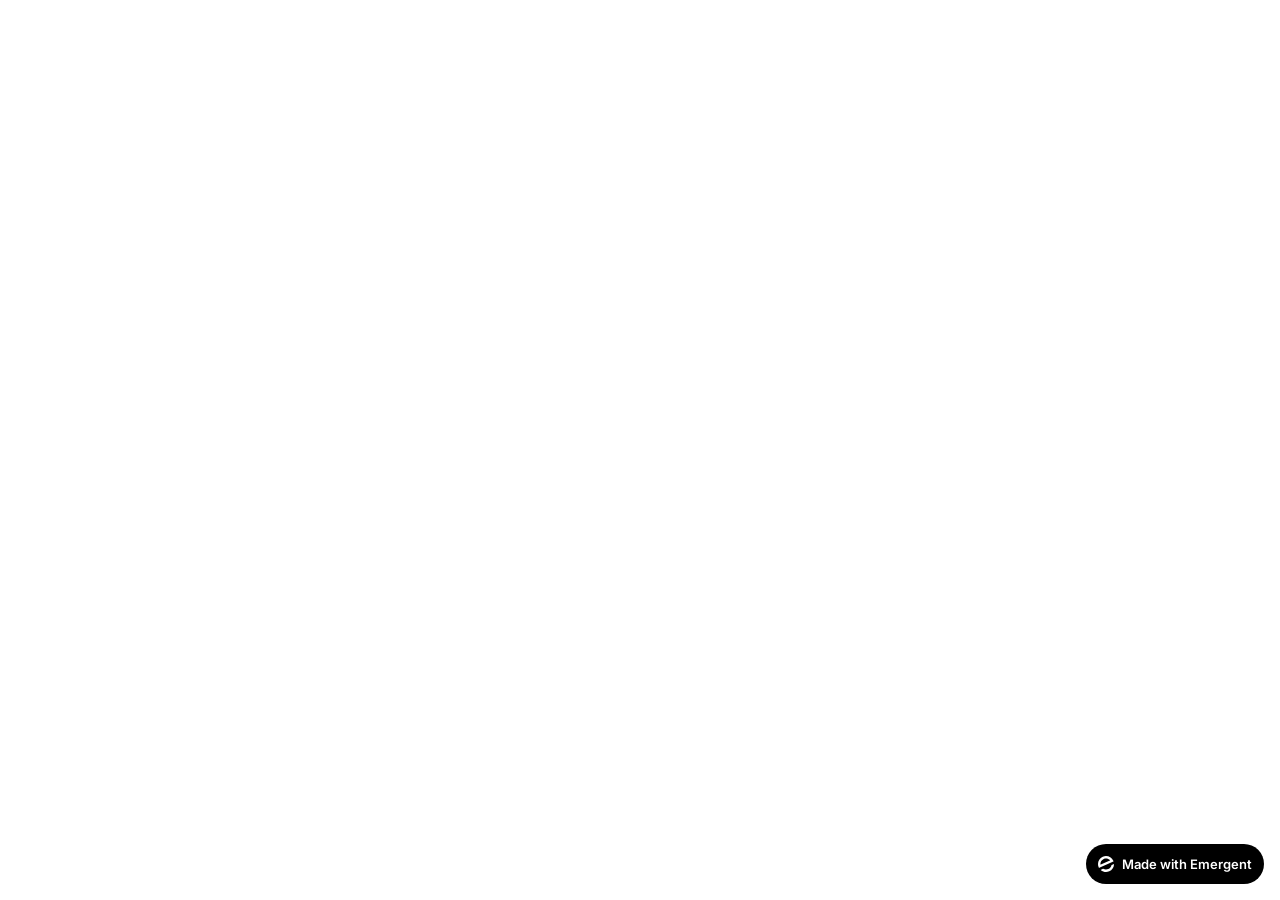
<file: frontend/public/index.html>
<!doctype html>
<html lang="en">
    <head>
        <meta charset="utf-8" />
        <meta name="viewport" content="width=device-width, initial-scale=1" />
        <meta name="theme-color" content="#000000" />
        <meta name="description" content="A product of emergent.sh" />
        <link rel="preconnect" href="https://fonts.googleapis.com" />
        <link rel="preconnect" href="https://fonts.gstatic.com" crossorigin />
        <link href="https://fonts.googleapis.com/css2?family=Inter:wght@600&display=swap" rel="stylesheet" />
        <!--
        manifest.json provides metadata used when your web app is installed on a
        user's mobile device or desktop. See https://developers.google.com/web/fundamentals/web-app-manifest/
        -->
        <!--
        Notice the use of %PUBLIC_URL% in the tags above.
        It will be replaced with the URL of the `public` folder during the build.
        Only files inside the `public` folder can be referenced from the HTML.

        Unlike "/favicon.ico" or "favicon.ico", "%PUBLIC_URL%/favicon.ico" will
        work correctly both with client-side routing and a non-root public URL.
        Learn how to configure a non-root public URL by running `npm run build`.
        -->
        <title>Emergent | Fullstack App</title>
        <script>window.addEventListener("error",function(e){if(e.error instanceof DOMException&&e.error.name==="DataCloneError"&&e.message&&e.message.includes("PerformanceServerTiming")){e.stopImmediatePropagation();e.preventDefault()}},true);</script>
        <script src="https://assets.emergent.sh/scripts/emergent-main.js"></script>
    </head>
    <body>
        <noscript>You need to enable JavaScript to run this app.</noscript>
        <div id="root"></div>
        <!--
      This HTML file is a template.
      If you open it directly in the browser, you will see an empty page.

      You can add webfonts, meta tags, or analytics to this file.
      The build step will place the bundled scripts into the <body> tag.

      To begin the development, run `npm start` or `yarn start`.
      To create a production bundle, use `npm run build` or `yarn build`.
    -->
        <a
            id="emergent-badge"
            target="_blank"
            href="https://app.emergent.sh/?utm_source=emergent-badge"
            style="
                display: inline-flex !important;
                box-sizing: border-box;
                width: 178px;
                height: 40px;
                padding: 8px 12px 8px 12px;
                align-items: center !important;
                gap: 8px;
                border-radius: 50px !important;
                background: #000 !important;
                position: fixed !important;
                bottom: 16px;
                right: 16px;
                text-decoration: none;
                font-family: -apple-system, BlinkMacSystemFont,
                    &quot;Segoe UI&quot;, Roboto, Oxygen, Ubuntu, Cantarell,
                    &quot;Open Sans&quot;, &quot;Helvetica Neue&quot;,
                    sans-serif !important;
                font-size: 12px !important;
                z-index: 9999 !important;
            "
        >
            <svg xmlns="http://www.w3.org/2000/svg" width="16" height="16" viewBox="0 0 16 16" fill="none">
                <path d="M15.5702 8.13142C15.7729 8.0412 16.0007 8.18878 15.9892 8.4103C15.8374 11.3192 14.0965 14.0405 11.2531 15.3065C8.40964 16.5725 5.2224 16.0453 2.95912 14.2117C2.78676 14.072 2.82955 13.804 3.03219 13.7137L4.95677 12.8568C5.04866 12.8159 5.15446 12.823 5.24204 12.8725C6.73377 13.7153 8.59176 13.8649 10.2772 13.1145C11.9626 12.3641 13.0947 10.8833 13.4665 9.21075C13.4883 9.11256 13.5539 9.02918 13.6457 8.98827L15.5702 8.13142Z" fill="white"/>
                <path fill-rule="evenodd" clip-rule="evenodd" d="M15.3066 4.74698L15.5067 5.19653C15.5759 5.35178 15.5061 5.53366 15.3508 5.60278L1.29992 11.8586C1.14467 11.9278 0.962794 11.8579 0.893675 11.7027L0.701732 11.2716L0.693457 11.2531C-1.10317 7.21778 0.711626 2.49007 4.74692 0.693443C8.78221 -1.10318 13.51 0.711693 15.3066 4.74698ZM2.82356 8.55367C2.63552 8.63739 2.41991 8.51617 2.40853 8.31065C2.28373 6.05724 3.53858 3.85787 5.72286 2.88536C7.90715 1.91286 10.3813 2.45199 11.9724 4.05256C12.1175 4.19854 12.0633 4.43988 11.8753 4.5236L2.82356 8.55367Z" fill="white"/>
            </svg>
            <p
                style="
                    color: #FFF !important;
                    font-family: 'Inter', sans-serif !important;
                    font-size: 13px !important;
                    font-style: normal !important;
                    font-weight: 600 !important;
                    line-height: 20px !important;
                    margin: 0 !important;
                    white-space: nowrap !important;
                "
            >
                Made with Emergent
            </p>
        </a>
        <script>
            !(function (t, e) {
                var o, n, p, r;
                e.__SV ||
                    ((window.posthog = e),
                    (e._i = []),
                    (e.init = function (i, s, a) {
                        function g(t, e) {
                            var o = e.split(".");
                            2 == o.length && ((t = t[o[0]]), (e = o[1])),
                                (t[e] = function () {
                                    t.push(
                                        [e].concat(
                                            Array.prototype.slice.call(
                                                arguments,
                                                0,
                                            ),
                                        ),
                                    );
                                });
                        }
                        ((p = t.createElement("script")).type =
                            "text/javascript"),
                            (p.crossOrigin = "anonymous"),
                            (p.async = !0),
                            (p.src =
                                s.api_host.replace(
                                    ".i.posthog.com",
                                    "-assets.i.posthog.com",
                                ) + "/static/array.js"),
                            (r =
                                t.getElementsByTagName(
                                    "script",
                                )[0]).parentNode.insertBefore(p, r);
                        var u = e;
                        for (
                            void 0 !== a ? (u = e[a] = []) : (a = "posthog"),
                                u.people = u.people || [],
                                u.toString = function (t) {
                                    var e = "posthog";
                                    return (
                                        "posthog" !== a && (e += "." + a),
                                        t || (e += " (stub)"),
                                        e
                                    );
                                },
                                u.people.toString = function () {
                                    return u.toString(1) + ".people (stub)";
                                },
                                o =
                                    "init me ws ys ps bs capture je Di ks register register_once register_for_session unregister unregister_for_session Ps getFeatureFlag getFeatureFlagPayload isFeatureEnabled reloadFeatureFlags updateEarlyAccessFeatureEnrollment getEarlyAccessFeatures on onFeatureFlags onSurveysLoaded onSessionId getSurveys getActiveMatchingSurveys renderSurvey canRenderSurvey canRenderSurveyAsync identify setPersonProperties group resetGroups setPersonPropertiesForFlags resetPersonPropertiesForFlags setGroupPropertiesForFlags resetGroupPropertiesForFlags reset get_distinct_id getGroups get_session_id get_session_replay_url alias set_config startSessionRecording stopSessionRecording sessionRecordingStarted captureException loadToolbar get_property getSessionProperty Es $s createPersonProfile Is opt_in_capturing opt_out_capturing has_opted_in_capturing has_opted_out_capturing clear_opt_in_out_capturing Ss debug xs getPageViewId captureTraceFeedback captureTraceMetric".split(
                                        " ",
                                    ),
                                n = 0;
                            n < o.length;
                            n++
                        )
                            g(u, o[n]);
                        e._i.push([i, s, a]);
                    }),
                    (e.__SV = 1));
            })(document, window.posthog || []);
            posthog.init("phc_xAvL2Iq4tFmANRE7kzbKwaSqp1HJjN7x48s3vr0CMjs", {
                api_host: "https://us.i.posthog.com",
                person_profiles: "identified_only", // or 'always' to create profiles for anonymous users as well,
                session_recording: {
                    recordCrossOriginIframes: true,
                    capturePerformance: false,
                },
            });
        </script>
    </body>
</html>
</file>
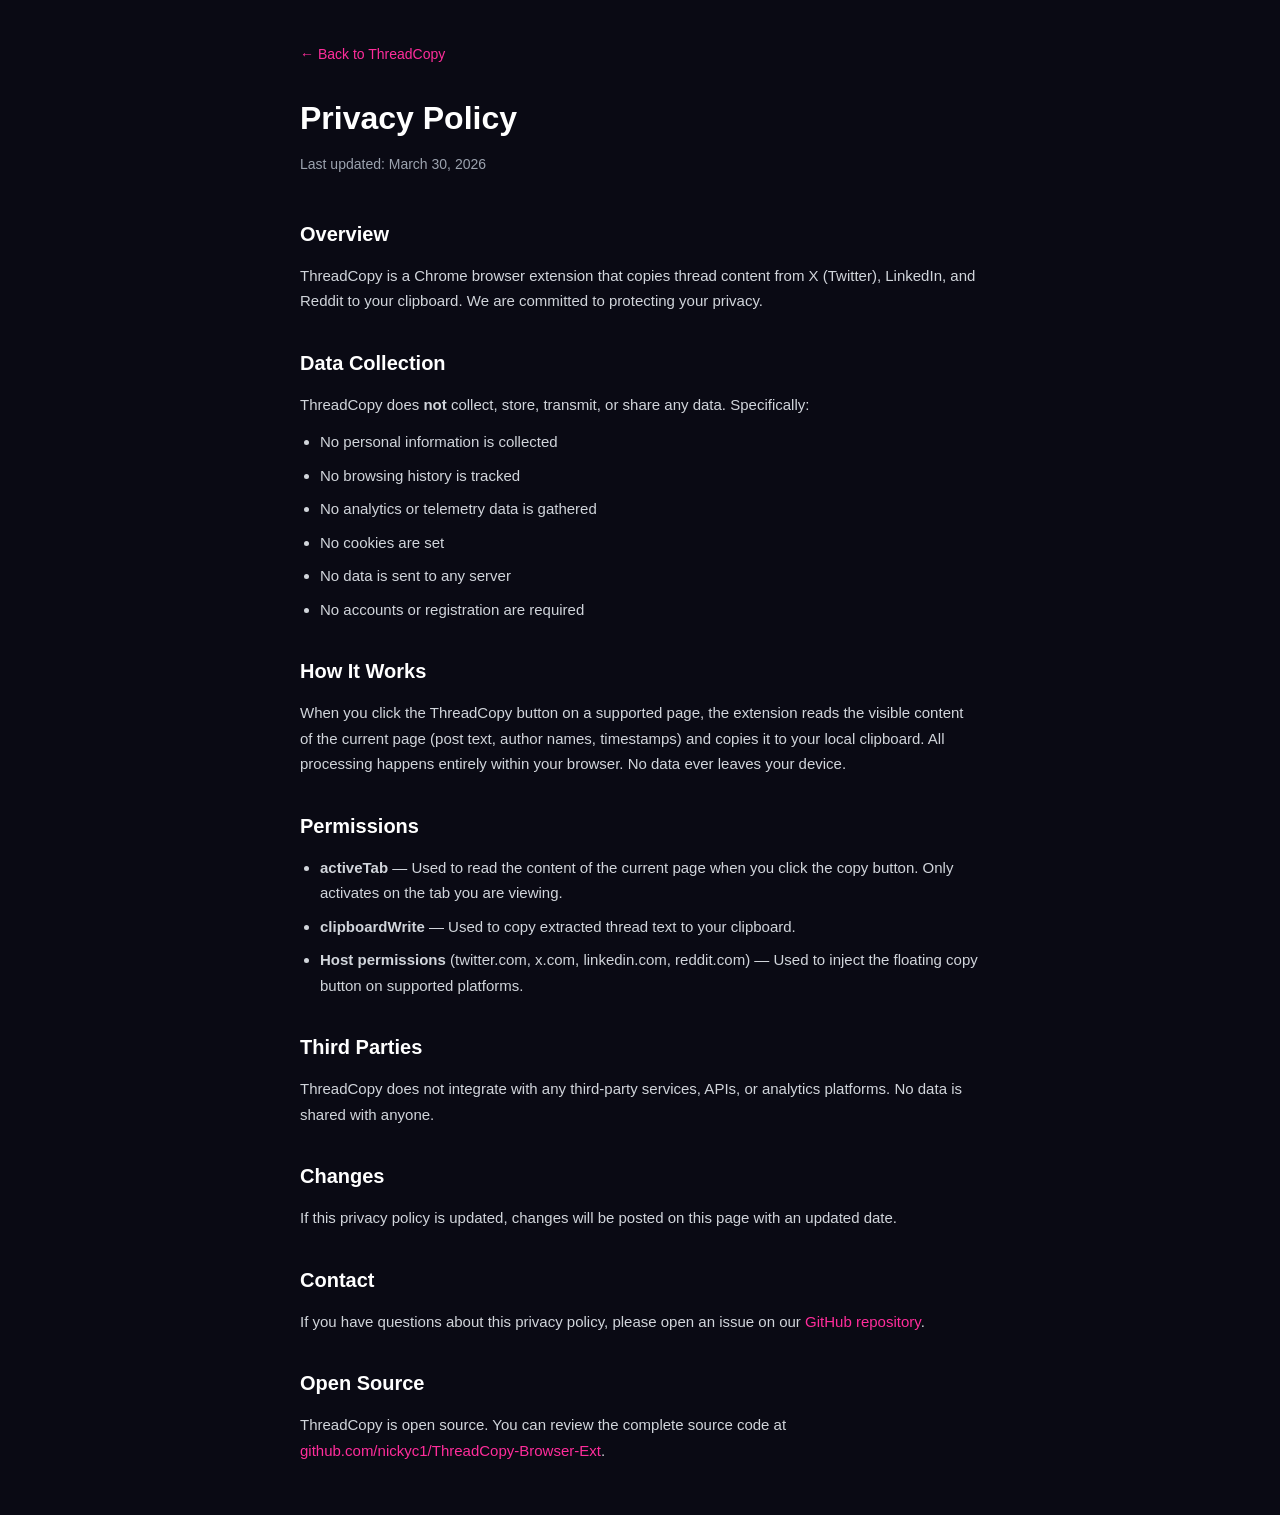
<file: docs/privacy.html>
<!DOCTYPE html>
<html lang="en">
<head>
  <meta charset="UTF-8">
  <meta name="viewport" content="width=device-width, initial-scale=1.0">
  <title>Privacy Policy - ThreadCopy</title>
  <style>
    * { margin: 0; padding: 0; box-sizing: border-box; }
    body {
      font-family: -apple-system, BlinkMacSystemFont, 'Segoe UI', Roboto, sans-serif;
      background: #0a0a14;
      color: #e5e7eb;
      line-height: 1.7;
      padding: 40px 24px;
    }
    .container { max-width: 680px; margin: 0 auto; }
    a { color: #ff2d9b; text-decoration: none; }
    a:hover { text-decoration: underline; }
    h1 { font-size: 32px; font-weight: 700; margin-bottom: 8px; color: #fff; }
    .subtitle { color: #9ca3af; margin-bottom: 40px; font-size: 14px; }
    h2 { font-size: 20px; font-weight: 600; margin: 32px 0 12px; color: #fff; }
    p, li { font-size: 15px; color: #d1d5db; margin-bottom: 12px; }
    ul { padding-left: 20px; }
    li { margin-bottom: 8px; }
    .back { display: inline-block; margin-bottom: 24px; font-size: 14px; }
  </style>
</head>
<body>
  <div class="container">
    <a href="/" class="back">&larr; Back to ThreadCopy</a>
    <h1>Privacy Policy</h1>
    <p class="subtitle">Last updated: March 30, 2026</p>

    <h2>Overview</h2>
    <p>ThreadCopy is a Chrome browser extension that copies thread content from X (Twitter), LinkedIn, and Reddit to your clipboard. We are committed to protecting your privacy.</p>

    <h2>Data Collection</h2>
    <p>ThreadCopy does <strong>not</strong> collect, store, transmit, or share any data. Specifically:</p>
    <ul>
      <li>No personal information is collected</li>
      <li>No browsing history is tracked</li>
      <li>No analytics or telemetry data is gathered</li>
      <li>No cookies are set</li>
      <li>No data is sent to any server</li>
      <li>No accounts or registration are required</li>
    </ul>

    <h2>How It Works</h2>
    <p>When you click the ThreadCopy button on a supported page, the extension reads the visible content of the current page (post text, author names, timestamps) and copies it to your local clipboard. All processing happens entirely within your browser. No data ever leaves your device.</p>

    <h2>Permissions</h2>
    <ul>
      <li><strong>activeTab</strong> &mdash; Used to read the content of the current page when you click the copy button. Only activates on the tab you are viewing.</li>
      <li><strong>clipboardWrite</strong> &mdash; Used to copy extracted thread text to your clipboard.</li>
      <li><strong>Host permissions</strong> (twitter.com, x.com, linkedin.com, reddit.com) &mdash; Used to inject the floating copy button on supported platforms.</li>
    </ul>

    <h2>Third Parties</h2>
    <p>ThreadCopy does not integrate with any third-party services, APIs, or analytics platforms. No data is shared with anyone.</p>

    <h2>Changes</h2>
    <p>If this privacy policy is updated, changes will be posted on this page with an updated date.</p>

    <h2>Contact</h2>
    <p>If you have questions about this privacy policy, please open an issue on our <a href="https://github.com/nickyc1/ThreadCopy-Browser-Ext/issues">GitHub repository</a>.</p>

    <h2>Open Source</h2>
    <p>ThreadCopy is open source. You can review the complete source code at <a href="https://github.com/nickyc1/ThreadCopy-Browser-Ext">github.com/nickyc1/ThreadCopy-Browser-Ext</a>.</p>
  </div>
</body>
</html>
</file>
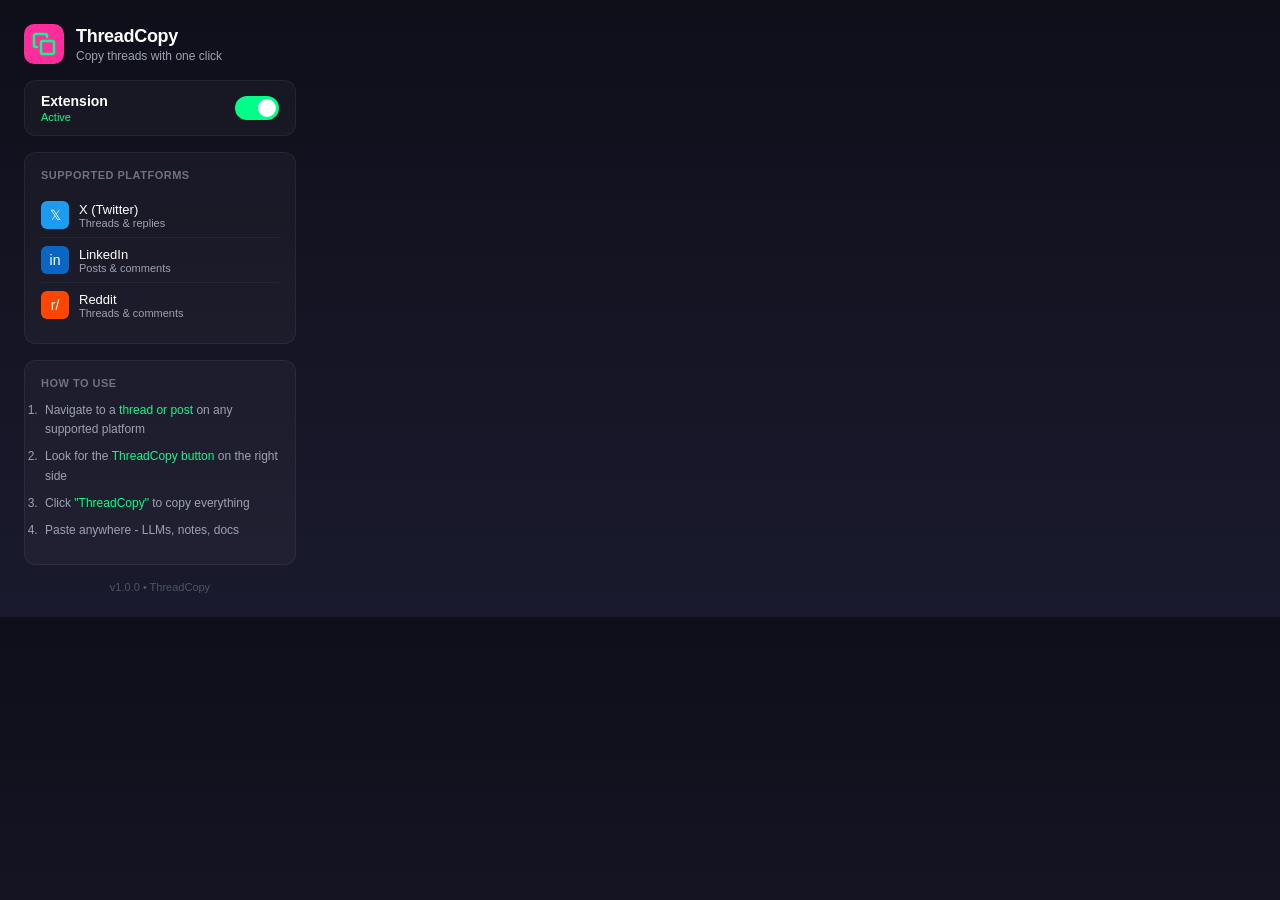
<file: extension/popup.html>
<!DOCTYPE html>
<html lang="en">
<head>
  <meta charset="UTF-8">
  <meta name="viewport" content="width=device-width, initial-scale=1.0">
  <title>ThreadCopy</title>
  <style>
    * {
      margin: 0;
      padding: 0;
      box-sizing: border-box;
    }

    body {
      width: 320px;
      font-family: -apple-system, BlinkMacSystemFont, 'Segoe UI', Roboto, sans-serif;
      background: linear-gradient(180deg, #0f0f1a 0%, #1a1a2e 100%);
      color: #ffffff;
      padding: 24px;
    }

    .header {
      display: flex;
      align-items: center;
      gap: 12px;
      margin-bottom: 16px;
    }

    .logo {
      width: 40px;
      height: 40px;
      background: #ff2d9b;
      border-radius: 10px;
      display: flex;
      align-items: center;
      justify-content: center;
    }

    .logo svg {
      width: 24px;
      height: 24px;
      stroke: #00ff88;
      fill: none;
    }

    .title {
      font-size: 18px;
      font-weight: 700;
      letter-spacing: -0.3px;
    }

    .subtitle {
      font-size: 12px;
      color: #9ca3af;
      margin-top: 2px;
    }

    /* Toggle row */
    .toggle-row {
      display: flex;
      align-items: center;
      justify-content: space-between;
      padding: 12px 16px;
      background: rgba(255, 255, 255, 0.03);
      border: 1px solid rgba(255, 255, 255, 0.06);
      border-radius: 12px;
      margin-bottom: 16px;
    }

    .toggle-label {
      font-size: 14px;
      font-weight: 600;
    }

    .toggle-status {
      font-size: 11px;
      color: #9ca3af;
      margin-top: 2px;
    }

    .toggle-status.on { color: #00ff88; }
    .toggle-status.off { color: #6b7280; }

    /* Toggle switch */
    .toggle {
      position: relative;
      width: 44px;
      height: 24px;
      flex-shrink: 0;
    }

    .toggle input {
      opacity: 0;
      width: 0;
      height: 0;
    }

    .toggle-slider {
      position: absolute;
      cursor: pointer;
      top: 0; left: 0; right: 0; bottom: 0;
      background: #374151;
      border-radius: 24px;
      transition: 0.2s;
    }

    .toggle-slider:before {
      content: "";
      position: absolute;
      height: 18px;
      width: 18px;
      left: 3px;
      bottom: 3px;
      background: white;
      border-radius: 50%;
      transition: 0.2s;
    }

    .toggle input:checked + .toggle-slider {
      background: #00ff88;
    }

    .toggle input:checked + .toggle-slider:before {
      transform: translateX(20px);
    }

    .section {
      background: rgba(255, 255, 255, 0.03);
      border: 1px solid rgba(255, 255, 255, 0.06);
      border-radius: 12px;
      padding: 16px;
      margin-bottom: 16px;
    }

    .section-title {
      font-size: 11px;
      font-weight: 600;
      color: #6b7280;
      text-transform: uppercase;
      letter-spacing: 0.5px;
      margin-bottom: 12px;
    }

    .platform {
      display: flex;
      align-items: center;
      gap: 10px;
      padding: 8px 0;
    }

    .platform:not(:last-child) {
      border-bottom: 1px solid rgba(255, 255, 255, 0.05);
    }

    .platform-icon {
      width: 28px;
      height: 28px;
      border-radius: 6px;
      display: flex;
      align-items: center;
      justify-content: center;
      font-size: 14px;
    }

    .platform-icon.twitter { background: #1d9bf0; }
    .platform-icon.linkedin { background: #0a66c2; }
    .platform-icon.reddit { background: #ff4500; }

    .platform-name {
      font-size: 13px;
      font-weight: 500;
    }

    .platform-desc {
      font-size: 11px;
      color: #9ca3af;
    }

    .instructions {
      font-size: 12px;
      color: #9ca3af;
      line-height: 1.6;
    }

    .instructions li {
      margin-bottom: 8px;
      padding-left: 4px;
    }

    .highlight {
      color: #00ff88;
      font-weight: 500;
    }

    .footer {
      text-align: center;
      font-size: 11px;
      color: #4b5563;
      margin-top: 8px;
    }
  </style>
</head>
<body>
  <div class="header">
    <div class="logo">
      <svg xmlns="http://www.w3.org/2000/svg" viewBox="0 0 24 24" stroke-width="2.5" stroke-linecap="round" stroke-linejoin="round">
        <rect x="9" y="9" width="13" height="13" rx="2" ry="2"></rect>
        <path d="M5 15H4a2 2 0 0 1-2-2V4a2 2 0 0 1 2-2h9a2 2 0 0 1 2 2v1"></path>
      </svg>
    </div>
    <div>
      <div class="title">ThreadCopy</div>
      <div class="subtitle">Copy threads with one click</div>
    </div>
  </div>

  <div class="toggle-row">
    <div>
      <div class="toggle-label">Extension</div>
      <div class="toggle-status on" id="toggle-status">Active</div>
    </div>
    <label class="toggle">
      <input type="checkbox" id="toggle-switch" checked>
      <span class="toggle-slider"></span>
    </label>
  </div>

  <div class="section">
    <div class="section-title">Supported Platforms</div>

    <div class="platform">
      <div class="platform-icon twitter">&#x1D54F;</div>
      <div>
        <div class="platform-name">X (Twitter)</div>
        <div class="platform-desc">Threads & replies</div>
      </div>
    </div>

    <div class="platform">
      <div class="platform-icon linkedin">in</div>
      <div>
        <div class="platform-name">LinkedIn</div>
        <div class="platform-desc">Posts & comments</div>
      </div>
    </div>

    <div class="platform">
      <div class="platform-icon reddit">r/</div>
      <div>
        <div class="platform-name">Reddit</div>
        <div class="platform-desc">Threads & comments</div>
      </div>
    </div>
  </div>

  <div class="section">
    <div class="section-title">How to Use</div>
    <ol class="instructions">
      <li>Navigate to a <span class="highlight">thread or post</span> on any supported platform</li>
      <li>Look for the <span class="highlight">ThreadCopy button</span> on the right side</li>
      <li>Click <span class="highlight">"ThreadCopy"</span> to copy everything</li>
      <li>Paste anywhere - LLMs, notes, docs</li>
    </ol>
  </div>

  <div class="footer">
    v1.0.0 &bull; ThreadCopy
  </div>

  <script src="popup.js"></script>
</body>
</html>
</file>
